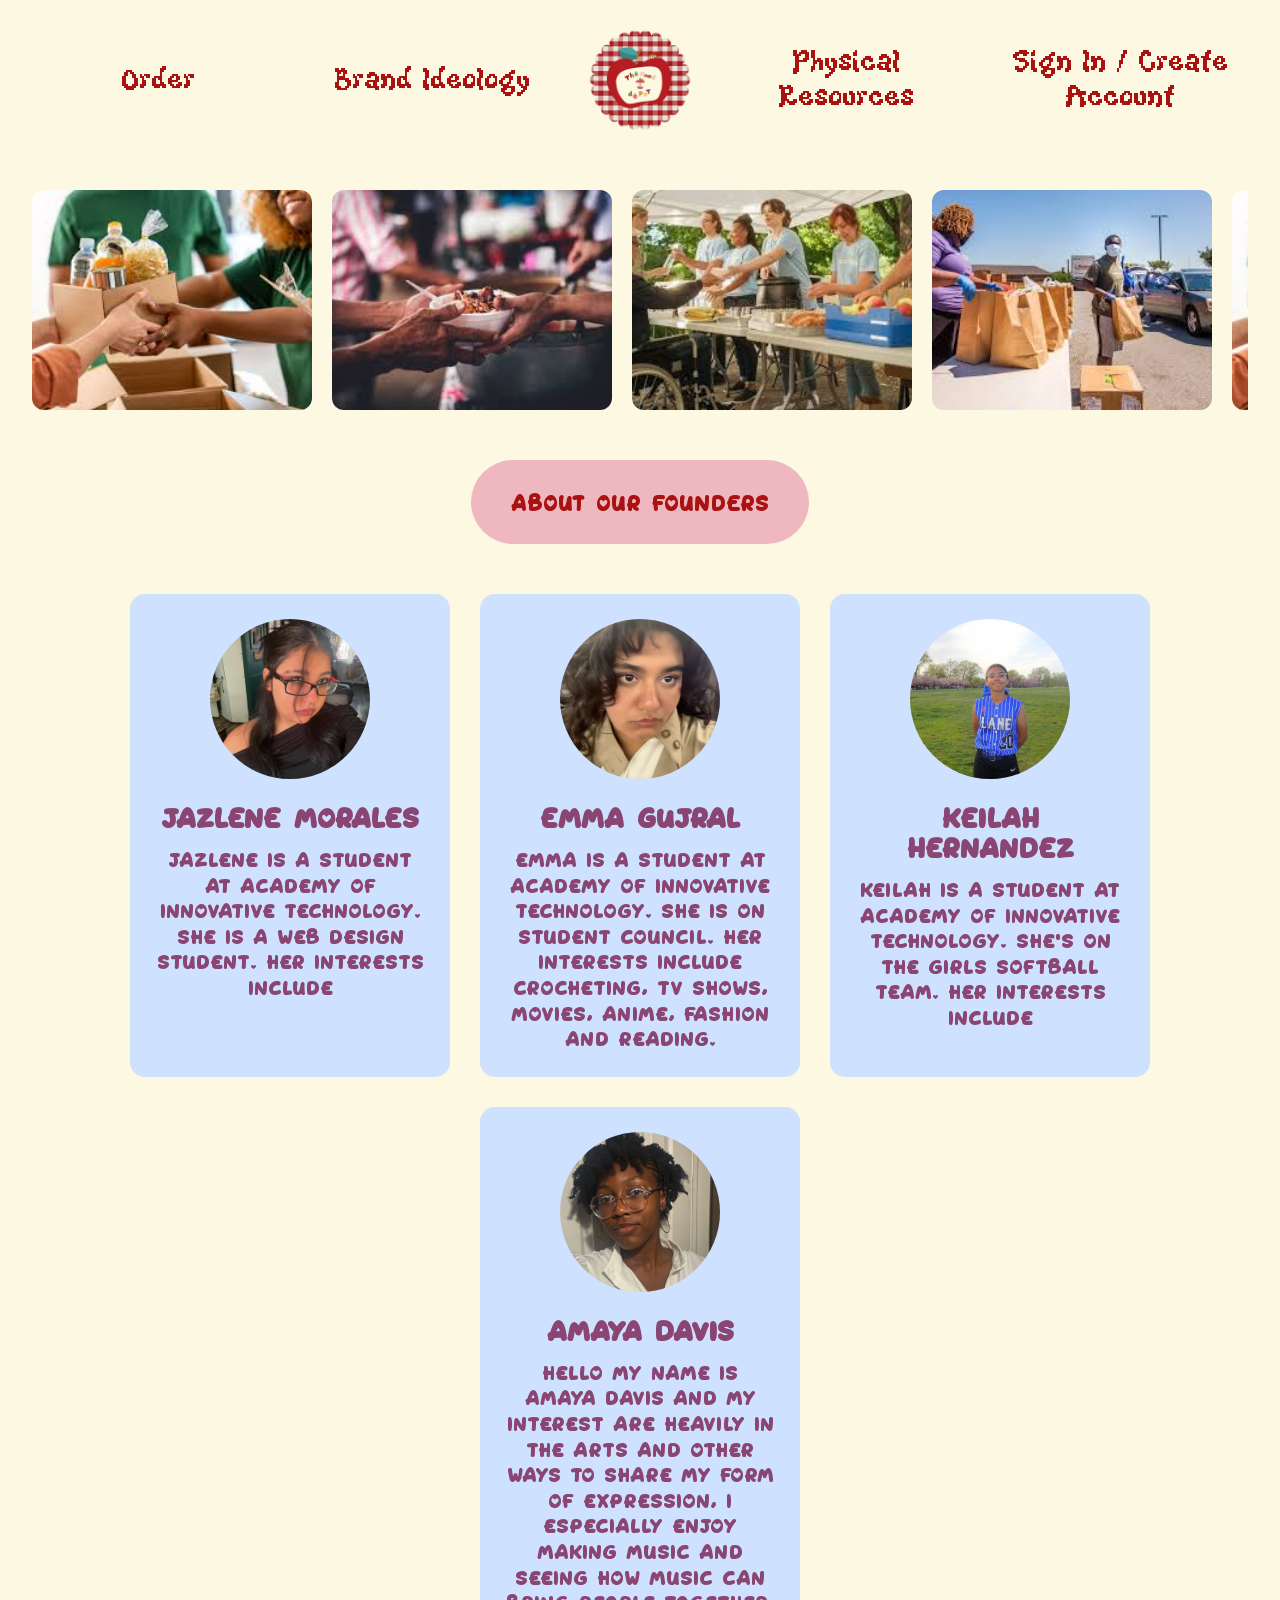
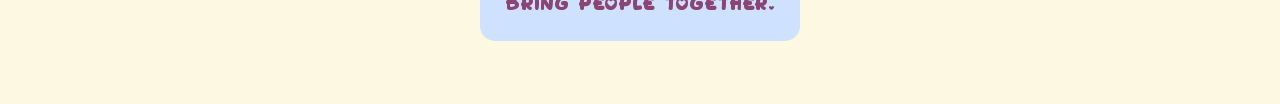
<file: index.html>
<!DOCTYPE html>

<html lang="en">

<head>
  <meta charset="UTF-8">
  <meta name="viewport" content="width=device-width, initial-scale=1.0">
  <title>The Food Depot</title>
  <link rel="icon" href="imgs/logo.png">
  <link rel="stylesheet" href="style.css">
  <script type="text/javascript">
    // <![CDATA[
    var colours = new Array("#a6f", "#60f", "#60f", "#a6f", "#ccc"); // colours for top, right, bottom and left borders and background of bubbles
    var bubbles = 200; // maximum number of bubbles on screen
    var over_or_under = "over"; // set to "over" for bubbles to always be on top, or "under" to allow them to float behind other objects

    /****************************
    * JavaScript Bubble Cursor  *
    *(c)2010-13 mf2fm web-design*
    *  http://www.mf2fm.com/rv  *
    * DON'T EDIT BELOW THIS BOX *
    ****************************/
    var x = ox = 400;
    var y = oy = 300;
    var swide = 800;
    var shigh = 600;
    var sleft = sdown = 0;
    var bubb = new Array();
    var bubbx = new Array();
    var bubby = new Array();
    var bubbs = new Array();
    var sploosh = false;

    function addLoadEvent(funky) {
      var oldonload = window.onload;
      if (typeof (oldonload) != 'function') window.onload = funky;
      else window.onload = function () {
        if (oldonload) oldonload();
        funky();
      }
    }

    addLoadEvent(buble);

    function buble() {
      if (document.getElementById) {
        var i, rats, div;
        for (i = 0; i < bubbles; i++) {
          rats = createDiv("3px", "3px");
          rats.style.visibility = "hidden";
          rats.style.zIndex = (over_or_under == "over") ? "1001" : "0";

          div = createDiv("auto", "auto");
          rats.appendChild(div);
          div = div.style;
          div.top = "1px";
          div.left = "0px";
          div.bottom = "1px";
          div.right = "0px";
          div.borderLeft = "1px solid " + colours[3];
          div.borderRight = "1px solid " + colours[1];

          div = createDiv("auto", "auto");
          rats.appendChild(div);
          div = div.style;
          div.top = "0px";
          div.left = "1px";
          div.right = "1px";
          div.bottom = "0px"
          div.borderTop = "1px solid " + colours[0];
          div.borderBottom = "1px solid " + colours[2];

          div = createDiv("auto", "auto");
          rats.appendChild(div);
          div = div.style;
          div.left = "1px";
          div.right = "1px";
          div.bottom = "1px";
          div.top = "1px";
          div.backgroundColor = colours[4];
          if (navigator.appName == "Microsoft Internet Explorer") div.filter = "alpha(opacity=50)";
          else div.opacity = 0.5;
          document.body.appendChild(rats);
          bubb[i] = rats.style;
        }
        set_scroll();
        set_width();
        bubble();
      }
    }

    function bubble() {
      var c;
      if (Math.abs(x - ox) > 1 || Math.abs(y - oy) > 1) {
        ox = x;
        oy = y;
        for (c = 0; c < bubbles; c++) if (!bubby[c]) {
          bubb[c].left = (bubbx[c] = x) + "px";
          bubb[c].top = (bubby[c] = y - 3) + "px";
          bubb[c].width = "3px";
          bubb[c].height = "3px"
          bubb[c].visibility = "visible";
          bubbs[c] = 3;
          break;
        }
      }
      for (c = 0; c < bubbles; c++) if (bubby[c]) update_bubb(c);
      setTimeout("bubble()", 40);
    }

    document.onmousedown = splash;
    document.onmouseup = function () { clearTimeout(sploosh); };

    function splash() {
      ox = -1;
      oy = -1;
      sploosh = setTimeout('splash()', 100);
    }

    function update_bubb(i) {
      if (bubby[i]) {
        bubby[i] -= bubbs[i] / 2 + i % 2;
        bubbx[i] += (i % 5 - 2) / 5;
        if (bubby[i] > sdown && bubbx[i] > sleft && bubbx[i] < sleft + swide + bubbs[i]) {
          if (Math.random() < bubbs[i] / shigh * 2 && bubbs[i]++ < 8) {
            bubb[i].width = bubbs[i] + "px";
            bubb[i].height = bubbs[i] + "px";
          }
          bubb[i].top = bubby[i] + "px";
          bubb[i].left = bubbx[i] + "px";
        }
        else {
          bubb[i].visibility = "hidden";
          bubby[i] = 0;
          return;
        }
      }
    }

    document.onmousemove = mouse;
    function mouse(e) {
      if (e) {
        y = e.pageY;
        x = e.pageX;
      }
      else {
        set_scroll();
        y = event.y + sdown;
        x = event.x + sleft;
      }
    }

    window.onresize = set_width;
    function set_width() {
      var sw_min = 999999;
      var sh_min = 999999;
      if (document.documentElement && document.documentElement.clientWidth) {
        if (document.documentElement.clientWidth > 0) sw_min = document.documentElement.clientWidth;
        if (document.documentElement.clientHeight > 0) sh_min = document.documentElement.clientHeight;
      }
      if (typeof (self.innerWidth) == 'number' && self.innerWidth) {
        if (self.innerWidth > 0 && self.innerWidth < sw_min) sw_min = self.innerWidth;
        if (self.innerHeight > 0 && self.innerHeight < sh_min) sh_min = self.innerHeight;
      }
      if (document.body.clientWidth) {
        if (document.body.clientWidth > 0 && document.body.clientWidth < sw_min) sw_min = document.body.clientWidth;
        if (document.body.clientHeight > 0 && document.body.clientHeight < sh_min) sh_min = document.body.clientHeight;
      }
      if (sw_min == 999999 || sh_min == 999999) {
        sw_min = 800;
        sh_min = 600;
      }
      swide = sw_min;
      shigh = sh_min;
    }

    window.onscroll = set_scroll;
    function set_scroll() {
      if (typeof (self.pageYOffset) == 'number') {
        sdown = self.pageYOffset;
        sleft = self.pageXOffset;
      }
      else if (document.body && (document.body.scrollTop || document.body.scrollLeft)) {
        sdown = document.body.scrollTop;
        sleft = document.body.scrollLeft;
      }
      else if (document.documentElement && (document.documentElement.scrollTop || document.documentElement.scrollLeft)) {
        sleft = document.documentElement.scrollLeft;
        sdown = document.documentElement.scrollTop;
      }
      else {
        sdown = 0;
        sleft = 0;
      }
    }

    function createDiv(height, width) {
      var div = document.createElement("div");
      div.style.position = "absolute";
      div.style.height = height;
      div.style.width = width;
      div.style.overflow = "hidden";
      div.style.backgroundColor = "transparent";
      return (div);
    }
    // ]]>
  </script>
</head>



<body>

  <div class="container">

    <header>
      <nav>
        <a href="other HTML pages/order.html" class="nav-btn">
          Order
        </a>
        <a href="other HTML pages/ideology.html" class="nav-btn">
          Brand Ideology
        </a>
        <a href="index.html" class="logo-link">
          <img src="imgs/logo.png" alt="The Food Depot Logo">
        </a>
        <a href="other HTML pages/map.html" class="nav-btn">
          Physical Resources
        </a>
        <a href="other HTML pages/signIn.html" class="nav-btn">
          Sign In / Create Account
        </a>
      </nav>
    </header>

    <main>
      <section class="carousel">
        <div class="carousel-track">

          <img src="imgs/foodHandout1.jpeg" alt="">
          <img src="imgs/foodHandout2.jpeg" alt="">
          <img src="imgs/foodHandout3.jpeg" alt="">
          <img src="imgs/foodHandout4.jpeg" alt="">

          <img src="imgs/foodHandout1.jpeg" alt="">
          <img src="imgs/foodHandout2.jpeg" alt="">
          <img src="imgs/foodHandout3.jpeg" alt="">
          <img src="imgs/foodHandout4.jpeg" alt="">

        </div>
      </section>

      <section class="founders-cta">
        <button class="founders-btn">
          About Our Founders
        </button>
      </section>


      <section class="founders">
        <article class="founder-card">
          <div class="founder-photo">
            <img src="imgs/jaz.png" alt="Founder 1">
          </div>

          <h2>Jazlene Morales</h2>
          <p>

            Jazlene is a student at Academy of Innovative Technology. She is a web design student. Her interests include

          </p>
        </article>

        <article class="founder-card">
          <div class="founder-photo">
            <img src="imgs/emma.png" alt="Founder 2">
          </div>

          <h2>Emma Gujral</h2>
          <p>
            Emma is a student at Academy of Innovative Technology. She is on student council. Her interests include crocheting, TV shows, Movies, anime, fashion and reading.

          </p>
        </article>

        <article class="founder-card">
          <div class="founder-photo">
            <img src="imgs/keilah.png" alt="Founder 3">
          </div>

          <h2>Keilah Hernandez</h2>
          <p>

            Keilah is a student at Academy of Innovative Technology. She's on the girls softball team. Her interests include

          </p>
        </article>

         <article class="founder-card">
          <div class="founder-photo">
            <img src="imgs/amaya.png" alt="Founder 4">
          </div>

          <h2>Amaya Davis</h2>
          <p>
            Hello my name is Amaya davis and my interest are heavily in the arts and other ways to share my form of expression, I especially enjoy making music and seeing how music can bring people together.

          </p>
        </article>
      </section>

    </main>

  </div>



</body>

</html>
</file>
<file: style.css>
:root {
  --bodyBg: #fdf8e1;
  --color: #aa1111;
  --hoverColor: #6a7934;
  --founderCardColor: #8a4572;
  --buttonColor: #e2e4d7;
  --founderButtonColor: #efb7bf;
  --cardBg: #cee1ff;

}

@font-face {
  font-family: "KiwiSoda";
  src: url(fonts/KiwiSoda.ttf);
}

@font-face {
  font-family: "lovelyBubbles";
  src: url(fonts/lovelyBubbles.ttf);
}

* {
  margin: 0;
  padding: 0;
  box-sizing: border-box;
}

body {
  font-family: KiwiSoda, Arial, Helvetica, sans-serif;
  min-height: 100vh;
  color: var(--color);
  background-color: var(--bodyBg);
}

.container {
  width: 95%;
  max-width: 1400px;
  margin: 0 auto;
}

header {
  padding: 20px 0;
}

nav {
  font-size: xx-large;
  display: grid;
  grid-template-columns: 1fr 1fr auto 1fr 1fr;
  align-items: center;
  width: 100%;
  gap: 20px;
}

.nav-btn {
  text-decoration: none;
  color: var(--color);
  text-align: center;
  padding: 12px;
  border-radius: 10px;
  transition: 0.3s ease;
}

.nav-btn:hover {
  background-color: var(--buttonColor);
  color: var(--hoverColor);
}

.logo-link {
  justify-self: center;
  display: flex;
  justify-content: center;
  align-items: center;
}

@keyframes spin {
  from {
    transform: rotate(0deg);
  }

  to {
    transform: rotate(360deg);
  }
}

.logo-link img {
  width: 120px;
  height: 120px;
  border-radius: 50%;
  object-fit: cover;
  transition: transform 0.3s ease;
  animation: spin 2s linear infinite;
}

.logo-link img:hover {
  animation-play-state: paused;
}

main {
  padding: 30px 0 60px;
}


.carousel {
  width: 100%;
  overflow: hidden;
  margin-bottom: 50px;
  position: relative;
}

.carousel-track {
  display: flex;
  width: max-content;
  gap: 20px;
  animation: scrollCarousel 20s linear infinite;
}

.carousel-track:hover {
  animation-play-state: paused;
}

.carousel-track img {
  width: 280px;
  height: 220px;

  object-fit: cover;
  border-radius: 12px;

  flex-shrink: 0;

  transition: transform 0.3s ease;
}

.carousel-track img:hover {
  transform: scale(1.05);
}

@keyframes scrollCarousel {
  from {
    transform: translateX(0);
  }

  to {
    transform: translateX(-50%);
  }
}



.founders-cta {
  display: flex;
  justify-content: center;
  margin-bottom: 50px;
}

.founders-btn {
  font-family: lovelyBubbles, Arial, Helvetica, sans-serif;
  background-color: var( --founderButtonColor);
  color: var(--color);

  border: none;
  border-radius: 50px;

  padding: 30px 40px;
  font-size: large;

  cursor: pointer;
  transition: 0.3s ease;
}

.founders-btn:hover {
  transform: scale(1.05);
}



.founders {
  font-family: lovelyBubbles, Arial, Helvetica, sans-serif;
  display: flex;
  justify-content: center;
  gap: 30px;

  flex-wrap: wrap;
}

.founder-card {
  width: 320px;

  background-color: var(--cardBg);
  color: var(--founderCardColor);
  border-radius: 15px;
  padding: 25px;
  display: flex;
  flex-direction: column;
  align-items: center;

  text-align: center;

  transition: 0.3s ease;
}

.founder-card:hover {
  transform: translateY(-8px);
  box-shadow: 0 8px 20px rgba(0, 0, 0, .15);
}

.founder-photo {
  margin-bottom: 20px;
}

.founder-photo img {
  width: 160px;
  height: 160px;

  border-radius: 50%;
  object-fit: cover;
}

.founder-card h2 {
  margin-bottom: 15px;
  font-size: 1.4rem;
}

.founder-card p {
  line-height: 1.6;
}


@media (max-width: 768px) {
  nav {
    display: flex;
    flex-direction: column;
    gap: 15px;
  }

  .logo-link {
    order: -1;
  }

  .carousel-item {
    width: 100%;
    max-width: 350px;
  }

  .founder-card {
    width: 100%;
    max-width: 400px;
  }
}
</file>
